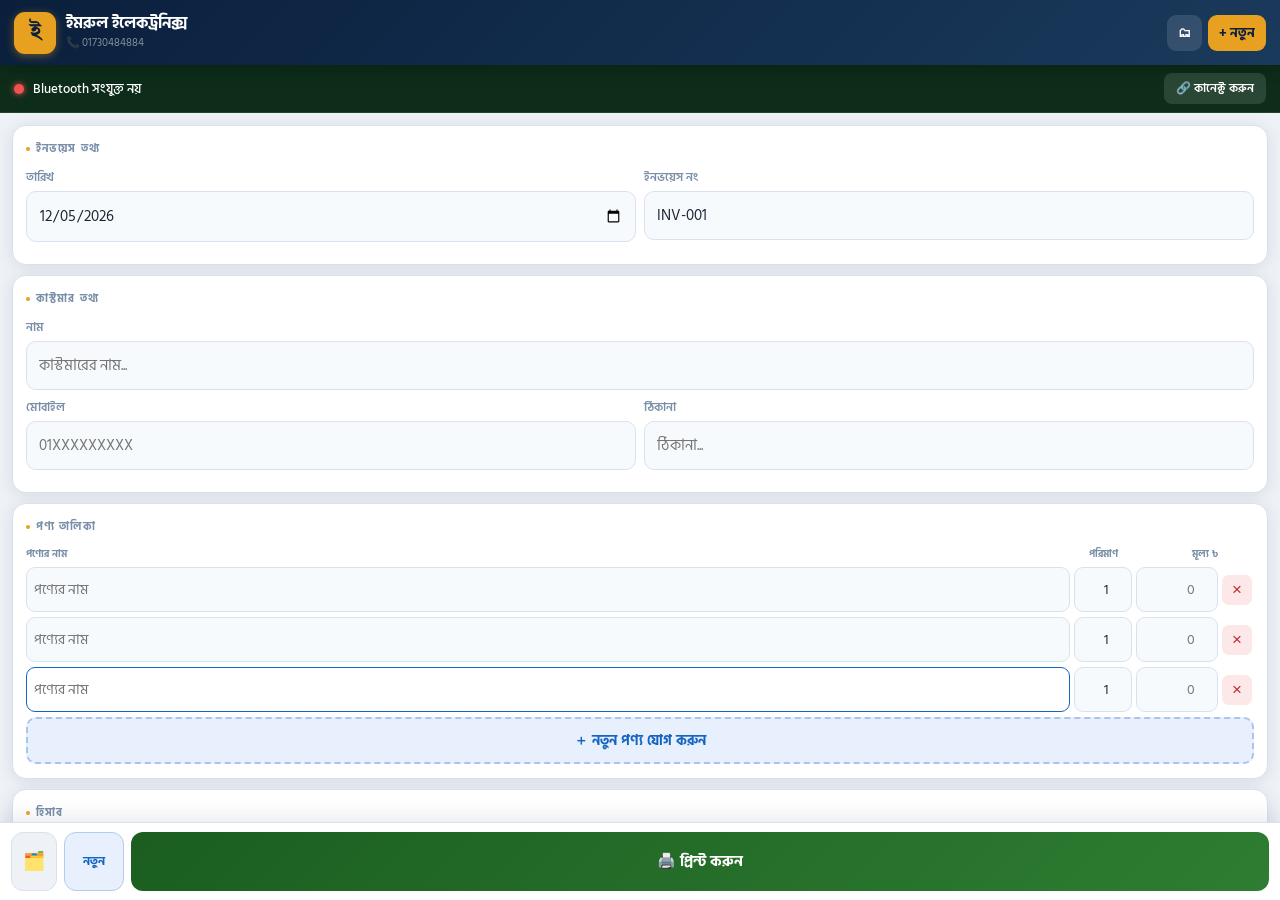
<file: index.html>
<!DOCTYPE html>
<html lang="bn">
<head>
<meta charset="UTF-8">
<meta name="viewport" content="width=device-width,initial-scale=1.0,maximum-scale=1.0,user-scalable=no,viewport-fit=cover">
<meta name="theme-color" content="#0a1f3c">
<meta name="mobile-web-app-capable" content="yes">
<meta name="apple-mobile-web-app-capable" content="yes">
<meta name="apple-mobile-web-app-status-bar-style" content="black-translucent">
<meta name="apple-mobile-web-app-title" content="Emrul">
<link rel="manifest" href="manifest.json">
<link rel="apple-touch-icon" href="icon-192.png">
<title>Emrul Invoice</title>
<link href="./fonts/fonts.css" rel="stylesheet">
<style>
*,*::before,*::after{box-sizing:border-box;margin:0;padding:0;-webkit-tap-highlight-color:transparent;}
:root{
  --nv:#0a1f3c;--nv2:#1a3a5c;--bl:#1565c0;
  --gd:#e8a020;--gd2:#ffd060;
  --bg:#eef2f7;--cd:#fff;--br:#d8e2ef;
  --tx:#1a2535;--mu:#7a8fa8;--rd:#c62828;
  --gn:#1b5e20;--gn2:#2e7d32;
  --r:14px;--sh:0 2px 16px rgba(10,31,60,.10);
  --st:env(safe-area-inset-top,0px);--sb:env(safe-area-inset-bottom,0px);
}
html{height:100%;-webkit-text-size-adjust:100%;}
body{height:100%;overflow:hidden;background:var(--bg);color:var(--tx);font-family:'Hind Siliguri',sans-serif;-webkit-font-smoothing:antialiased;}

/* SCREENS */
.scr{position:fixed;inset:0;display:flex;flex-direction:column;overflow:hidden;}
.scr.off{display:none!important;}

/* HEADER */
.hdr{background:linear-gradient(135deg,#0a1f3c,#1a3a5c);padding:12px 14px 11px;padding-top:calc(12px + var(--st));display:flex;align-items:center;gap:10px;flex-shrink:0;box-shadow:0 3px 16px rgba(0,0,0,.28);z-index:10;}
.hlogo{width:42px;height:42px;border-radius:11px;background:var(--gd);display:flex;align-items:center;justify-content:center;font-size:20px;font-weight:700;color:var(--nv);flex-shrink:0;font-family:'Tiro Bangla',serif;box-shadow:0 2px 8px rgba(232,160,32,.4);}
.hin h1{font-size:16px;font-weight:700;color:#fff;line-height:1.2;}
.hin p{font-size:11px;color:rgba(255,255,255,.5);margin-top:1px;}
.hrg{margin-left:auto;display:flex;gap:6px;}
.hb{background:rgba(255,255,255,.12);border:none;color:#fff;border-radius:9px;padding:7px 11px;font-size:13px;font-weight:600;cursor:pointer;font-family:inherit;white-space:nowrap;}
.hb:active{background:rgba(255,255,255,.22);}
.hb.gd{background:var(--gd);color:var(--nv);font-weight:700;}

/* BT STATUS BAR */
.btbar{background:#0d2d1a;padding:8px 14px;display:flex;align-items:center;gap:9px;flex-shrink:0;border-bottom:1px solid #1a4a2a;}
.btbar.connected{background:#1b3a1b;}
.btdot{width:10px;height:10px;border-radius:50%;background:#ef5350;flex-shrink:0;box-shadow:0 0 6px #ef5350;}
.btbar.connected .btdot{background:#66bb6a;box-shadow:0 0 6px #66bb6a;animation:pulse 2s infinite;}
@keyframes pulse{0%,100%{opacity:1;}50%{opacity:.5;}}
.btname{flex:1;font-size:13px;color:#fff;font-weight:500;}
.btbtn{background:rgba(255,255,255,.12);border:none;color:#fff;border-radius:8px;padding:6px 12px;font-size:12px;font-weight:600;cursor:pointer;font-family:inherit;}
.btbtn:active{background:rgba(255,255,255,.22);}
.btbtn.green{background:#2e7d32;color:#fff;}

/* SCROLL */
.scl{flex:1;overflow-y:auto;-webkit-overflow-scrolling:touch;padding:12px 12px;padding-bottom:calc(80px + var(--sb));}

/* CARD */
.card{background:var(--cd);border-radius:var(--r);box-shadow:var(--sh);border:1px solid var(--br);padding:14px 13px;margin-bottom:10px;}
.sl{font-size:11px;font-weight:700;color:var(--mu);letter-spacing:1.1px;text-transform:uppercase;margin-bottom:10px;display:flex;align-items:center;gap:6px;}
.sl::before{content:'';width:4px;height:4px;border-radius:50%;background:var(--gd);display:block;}

/* FIELDS */
.g2{display:grid;grid-template-columns:1fr 1fr;gap:8px;}
.fd{margin-bottom:8px;}
.fd:last-child{margin-bottom:0;}
.fd label{font-size:12px;font-weight:600;color:var(--mu);display:block;margin-bottom:4px;}
.fd input,.fd textarea{width:100%;padding:11px 12px;border:1.5px solid var(--br);border-radius:10px;font-size:15px;font-family:'Hind Siliguri',sans-serif;color:var(--tx);background:#f7fafd;outline:none;-webkit-appearance:none;transition:border .18s;}
.fd input:focus,.fd textarea:focus{border-color:var(--bl);background:#fff;box-shadow:0 0 0 3px rgba(21,101,192,.08);}
.fd textarea{resize:none;height:56px;}

/* PRODUCT */
.phd{display:grid;grid-template-columns:1fr 58px 82px 32px;gap:4px;margin-bottom:5px;}
.phd span{font-size:10px;font-weight:700;color:var(--mu);text-transform:uppercase;}
.phd span:nth-child(2){text-align:center;}
.phd span:nth-child(3){text-align:right;}
.pr{display:grid;grid-template-columns:1fr 58px 82px 32px;gap:4px;margin-bottom:5px;align-items:center;animation:ri .2s ease;}
@keyframes ri{from{opacity:0;transform:translateY(-4px);}to{opacity:1;transform:none;}}
.pr input{padding:10px 7px;border:1.5px solid var(--br);border-radius:9px;font-size:14px;font-family:'Hind Siliguri',sans-serif;color:var(--tx);background:#f7fafd;outline:none;width:100%;-webkit-appearance:none;}
.pr input:focus{border-color:var(--bl);background:#fff;}
.pr input.r{text-align:right;}
.xb{width:30px;height:30px;border-radius:7px;background:#fce8e8;color:var(--rd);border:none;font-size:17px;cursor:pointer;display:flex;align-items:center;justify-content:center;flex-shrink:0;}
.xb:active{background:#f9c8c8;}
.ab{width:100%;padding:10px;background:#e8f0fe;border:2px dashed #aac4f0;border-radius:10px;color:var(--bl);font-size:14px;font-weight:700;cursor:pointer;display:flex;align-items:center;justify-content:center;gap:7px;font-family:inherit;margin-top:3px;}
.ab:active{background:#d0e4ff;}

/* TOTALS */
.tr{display:flex;justify-content:space-between;align-items:center;padding:8px 0;border-bottom:1px solid var(--br);font-size:15px;}
.tr:last-child{border:none;}
.tr .lb{color:var(--mu);}
.tr .vl{font-weight:600;}
.tr.gnd{background:linear-gradient(135deg,#0a1f3c,#1a4070);border-radius:11px;padding:12px 14px;margin-top:7px;color:#fff;font-size:17px;font-weight:700;border:none;}
.tr.gnd .lb{color:rgba(255,255,255,.7);font-size:13px;}
.tr.gnd .vl{color:var(--gd2);font-size:18px;}
.dcr{display:flex;align-items:center;gap:8px;padding:7px 0;border-bottom:1px solid var(--br);}
.dcr label{font-size:13px;color:var(--mu);white-space:nowrap;min-width:48px;}
.dcr input{flex:1;padding:9px 10px;border:1.5px solid var(--br);border-radius:9px;font-size:14px;font-family:inherit;text-align:right;background:#f7fafd;outline:none;-webkit-appearance:none;}
.dcr input:focus{border-color:var(--bl);background:#fff;}

/* BOTTOM BAR */
.bot{position:fixed;bottom:0;left:0;right:0;background:var(--cd);padding:9px 11px;padding-bottom:calc(9px + var(--sb));border-top:1px solid var(--br);display:flex;gap:7px;box-shadow:0 -4px 20px rgba(10,31,60,.10);z-index:50;}
.bb{flex:1;padding:14px 5px;border:none;border-radius:12px;font-size:14px;font-weight:700;cursor:pointer;font-family:inherit;display:flex;align-items:center;justify-content:center;gap:5px;-webkit-appearance:none;transition:transform .1s;}
.bb:active{transform:scale(.95);}
.bb-h{background:var(--bg);color:var(--nv);border:1.5px solid var(--br);flex:0 0 46px;padding:14px 0;font-size:18px;}
.bb-nw{background:#e8f0fe;color:var(--bl);border:1.5px solid #b3cde8;flex:0 0 60px;font-size:12px;}
.bb-pr{background:linear-gradient(135deg,#1b5e20,#2e7d32);color:#fff;font-size:15px;}

/* HISTORY */
.hi{background:var(--cd);border-radius:12px;border:1px solid var(--br);padding:12px;margin-bottom:8px;cursor:pointer;display:flex;align-items:center;gap:10px;box-shadow:var(--sh);}
.hi:active{background:#f0f6ff;}
.hic{width:38px;height:38px;border-radius:9px;background:var(--bg);display:flex;align-items:center;justify-content:center;font-size:18px;flex-shrink:0;}
.hin2{flex:1;min-width:0;}
.hin2 .hn{font-size:15px;font-weight:600;white-space:nowrap;overflow:hidden;text-overflow:ellipsis;}
.hin2 .hm{font-size:11px;color:var(--mu);margin-top:2px;}
.ham{font-size:15px;font-weight:700;color:var(--nv);white-space:nowrap;}
.hdl{width:30px;height:30px;border-radius:7px;background:#fce8e8;color:var(--rd);border:none;font-size:14px;cursor:pointer;display:flex;align-items:center;justify-content:center;flex-shrink:0;}
.emp{text-align:center;padding:55px 20px;color:var(--mu);}
.emp .ei{font-size:48px;margin-bottom:11px;opacity:.4;}

/* TOAST */
.toast{position:fixed;bottom:calc(90px + var(--sb));left:50%;transform:translateX(-50%) translateY(14px);background:var(--nv);color:#fff;padding:9px 18px;border-radius:20px;font-size:14px;font-weight:500;z-index:999;opacity:0;transition:all .28s;pointer-events:none;white-space:nowrap;max-width:92vw;text-align:center;}
.toast.on{opacity:1;transform:translateX(-50%) translateY(0);}

/* PRINT MODAL */
.ovl{display:none;position:fixed;inset:0;background:rgba(5,12,28,.7);z-index:200;align-items:center;justify-content:center;padding:20px;backdrop-filter:blur(4px);-webkit-backdrop-filter:blur(4px);}
.ovl.on{display:flex;}
.pmod{background:#fff;border-radius:20px;width:100%;max-width:360px;padding:24px 20px;animation:pop .3s cubic-bezier(.22,.61,.36,1);}
@keyframes pop{from{transform:scale(.85);opacity:0;}to{transform:none;opacity:1;}}
.pmod-ico{font-size:48px;text-align:center;margin-bottom:10px;}
.pmod-title{font-size:18px;font-weight:700;color:var(--nv);text-align:center;margin-bottom:6px;}
.pmod-msg{font-size:14px;color:var(--mu);text-align:center;margin-bottom:18px;line-height:1.6;}
.pmod-msg.err{color:var(--rd);}
.pmod-msg.ok{color:var(--gn2);}
.pmod-btns{display:flex;flex-direction:column;gap:8px;}
.pmod-btn{width:100%;padding:14px;border:none;border-radius:12px;font-size:15px;font-weight:700;cursor:pointer;font-family:inherit;-webkit-appearance:none;}
.pmod-btn:active{opacity:.85;}
.pmod-btn.green{background:linear-gradient(135deg,#1b5e20,#2e7d32);color:#fff;}
.pmod-btn.blue{background:var(--bl);color:#fff;}
.pmod-btn.gray{background:var(--bg);color:var(--tx);border:1.5px solid var(--br);}
.progress{background:#e8f5e9;border-radius:8px;height:8px;margin:12px 0;overflow:hidden;}
.progress-bar{height:100%;background:linear-gradient(90deg,#2e7d32,#66bb6a);border-radius:8px;width:0%;transition:width .3s;}

/* INSTALL */
.ibr{background:linear-gradient(135deg,#0a1f3c,#1a4f80);margin:0 0 10px;border-radius:12px;padding:12px;display:flex;align-items:center;gap:10px;color:#fff;cursor:pointer;}
.ibr.gone{display:none;}
.ib-i{font-size:22px;flex-shrink:0;}
.ib-t p:first-child{font-size:14px;font-weight:700;}
.ib-t p:last-child{font-size:11px;opacity:.6;margin-top:1px;}
.ib-b{margin-left:auto;background:var(--gd);color:var(--nv);padding:6px 12px;border-radius:8px;font-size:12px;font-weight:700;white-space:nowrap;flex-shrink:0;}
</style>
</head>
<body>

<!-- ======= INVOICE SCREEN ======= -->
<div class="scr" id="sInv">

  <!-- Header -->
  <div class="hdr">
    <div class="hlogo">ই</div>
    <div class="hin">
      <h1>ইমরুল ইলেকট্রনিক্স</h1>
      <p>📞 01730484884</p>
    </div>
    <div class="hrg">
      <button class="hb" onclick="goHist()">🗂</button>
      <button class="hb gd" onclick="newInv()">+ নতুন</button>
    </div>
  </div>

  <!-- Bluetooth Status Bar -->
  <div class="btbar" id="btBar">
    <div class="btdot" id="btDot"></div>
    <div class="btname" id="btName">Bluetooth সংযুক্ত নয়</div>
    <button class="btbtn" id="btBtn" onclick="connectBT()">🔗 কানেক্ট করুন</button>
  </div>

  <!-- Scrollable form -->
  <div class="scl">
    <div class="ibr gone" id="ib" onclick="doInstall()">
      <div class="ib-i">📲</div>
      <div class="ib-t"><p>অ্যাপ ইনস্টল করুন</p><p>হোম স্ক্রিনে রাখুন — সবসময় পাবেন</p></div>
      <div class="ib-b">ইনস্টল</div>
    </div>

    <div class="card">
      <div class="sl">ইনভয়েস তথ্য</div>
      <div class="g2">
        <div class="fd"><label>তারিখ</label><input type="date" id="iDate"></div>
        <div class="fd"><label>ইনভয়েস নং</label><input type="text" id="iNo" placeholder="INV-001"></div>
      </div>
    </div>

    <div class="card">
      <div class="sl">কাস্টমার তথ্য</div>
      <div class="fd"><label>নাম</label><input type="text" id="cN" placeholder="কাস্টমারের নাম..." autocomplete="off"></div>
      <div class="g2">
        <div class="fd"><label>মোবাইল</label><input type="tel" id="cP" placeholder="01XXXXXXXXX" inputmode="tel"></div>
        <div class="fd"><label>ঠিকানা</label><input type="text" id="cA" placeholder="ঠিকানা..." autocomplete="off"></div>
      </div>
    </div>

    <div class="card">
      <div class="sl">পণ্য তালিকা</div>
      <div class="phd">
        <span>পণ্যের নাম</span><span>পরিমাণ</span><span>মূল্য ৳</span><span></span>
      </div>
      <div id="rows"></div>
      <button class="ab" onclick="addRow()">＋ নতুন পণ্য যোগ করুন</button>
    </div>

    <div class="card">
      <div class="sl">হিসাব</div>
      <div class="tr"><span class="lb">উপমোট</span><span class="vl" id="sub">৳ ০.০০</span></div>
      <div class="dcr"><label>ছাড় ৳</label><input type="number" id="disc" min="0" placeholder="0" inputmode="decimal" oninput="calc()"></div>
      <div class="tr gnd"><span class="lb">মোট দেয়</span><span class="vl" id="grand">৳ ০.০০</span></div>
    </div>

    <div class="card">
      <div class="sl">নোট</div>
      <div class="fd"><textarea id="note" placeholder="কোনো বিশেষ কথা..."></textarea></div>
    </div>
  </div>

  <!-- Bottom bar -->
  <div class="bot">
    <button class="bb bb-h" onclick="goHist()">🗂️</button>
    <button class="bb bb-nw" onclick="newInv()">নতুন</button>
    <button class="bb bb-pr" onclick="printInvoice()">🖨️ প্রিন্ট করুন</button>
  </div>
</div>

<!-- ======= HISTORY SCREEN ======= -->
<div class="scr off" id="sHist">
  <div class="hdr">
    <button class="hb" onclick="goInv()">← ফিরুন</button>
    <div class="hin" style="margin-left:4px">
      <h1>সব ইনভয়েস</h1>
      <p id="hCnt">লোড হচ্ছে...</p>
    </div>
    <div class="hrg"><button class="hb gd" onclick="clearAll()">সব মুছুন</button></div>
  </div>
  <div class="scl" id="hList"></div>
</div>

<!-- ======= PRINT MODAL ======= -->
<div class="ovl" id="ovl">
  <div class="pmod">
    <div class="pmod-ico" id="modIco">🖨️</div>
    <div class="pmod-title" id="modTitle">প্রিন্ট হচ্ছে...</div>
    <div class="progress" id="progWrap"><div class="progress-bar" id="progBar"></div></div>
    <div class="pmod-msg" id="modMsg">প্রিন্টারে ডেটা পাঠানো হচ্ছে...</div>
    <div class="pmod-btns" id="modBtns"></div>
  </div>
</div>

<div class="toast" id="toast"></div>

<script src="receipt.js"></script>
<script>
'use strict';

// ========== STATE ==========
let RC=0, DB=[], pwa=null;
let btDevice=null, btServer=null, btChar=null;
let isConnected=false;
let printing=false;

// ========== BOOT ==========
document.addEventListener('DOMContentLoaded',()=>{
  DB=JSON.parse(localStorage.getItem('emrul5')||'[]');
  // Restore saved device name
  const savedName=localStorage.getItem('bt_name');
  if(savedName) updateBTUI(false,savedName+' (সংযুক্ত নয়)');
  initForm();
  if(!window.AndroidPrinter && 'serviceWorker' in navigator) navigator.serviceWorker.register('./sw.js').catch(()=>{});
});
window.addEventListener('beforeinstallprompt',e=>{e.preventDefault();pwa=e;document.getElementById('ib').classList.remove('gone');});
window.addEventListener('appinstalled',()=>document.getElementById('ib').classList.add('gone'));
function doInstall(){if(pwa){pwa.prompt();pwa.userChoice.then(()=>{document.getElementById('ib').classList.add('gone');pwa=null;});}}

// ========== FORM ==========
function initForm(k){
  const t=new Date();
  document.getElementById('iDate').value=t.toISOString().split('T')[0];
  document.getElementById('iNo').value='INV-'+String(DB.length+1).padStart(3,'0');
  if(!k){
    ['cN','cP','cA','note','disc'].forEach(x=>document.getElementById(x).value='');
    document.getElementById('rows').innerHTML='';
    RC=0; addRow(); addRow(); addRow();
  }
  calc();
}

function addRow(){
  const id=++RC;
  const d=document.createElement('div');
  d.className='pr'; d.id='r'+id;
  d.innerHTML=`<input type="text" placeholder="পণ্যের নাম" class="pn" oninput="calc()" autocomplete="off" autocorrect="off"><input type="number" class="qty r" value="1" min="0" inputmode="decimal" oninput="calc()"><input type="number" class="prc r" placeholder="0" min="0" inputmode="decimal" oninput="calc()"><button class="xb" onclick="delRow(${id})">×</button>`;
  document.getElementById('rows').appendChild(d);
  setTimeout(()=>d.querySelector('.pn').focus(),80);
  calc();
}
function delRow(id){const e=document.getElementById('r'+id);if(e){e.remove();calc();}}
function calc(){
  let s=0;
  document.querySelectorAll('.pr').forEach(r=>{
    s += parseNum(r.querySelector('.qty').value) * parseNum(r.querySelector('.prc').value);
  });
  const dc=parseNum(document.getElementById('disc').value);
  document.getElementById('sub').textContent='৳ '+fm(s);
  document.getElementById('grand').textContent='৳ '+fm(Math.max(0,s-dc));
}
function parseNum(value){
  const txt = String(value||'').trim();
  if(!txt) return 0;
  const bengali = '০১২৩৪৫৬৭৮৯';
  const normalized = txt.replace(/[০-৯]/g, ch => bengali.indexOf(ch))
    .replace(/,/g,'')
    .replace(/[^0-9.\-]/g,'');
  return parseFloat(normalized) || 0;
}
function fm(n){return n.toFixed(2).replace(/\B(?=(\d{3})+(?!\d))/g,',');}
function esc(s){return String(s||'').replace(/&/g,'&amp;').replace(/</g,'&lt;').replace(/>/g,'&gt;').replace(/"/g,'&quot;').replace(/'/g,'&#39;');}

// ========== COLLECT DATA ==========
function collect(){
  const items=[];
  document.querySelectorAll('.pr').forEach(r=>{
    const nm=r.querySelector('.pn').value.trim();
    const qty=parseNum(r.querySelector('.qty').value);
    const prc=parseNum(r.querySelector('.prc').value);
    if(nm||prc) items.push({nm:nm||'-',qty,prc,tot:qty*prc});
  });
  const sub=items.reduce((a,i)=>a+i.tot,0);
  const disc=parseFloat(document.getElementById('disc').value)||0;
  return{
    id:document.getElementById('iNo').value||'INV',
    date:document.getElementById('iDate').value,
    cn:document.getElementById('cN').value.trim()||'নাম নেই',
    cp:document.getElementById('cP').value.trim(),
    ca:document.getElementById('cA').value.trim(),
    note:document.getElementById('note').value.trim(),
    items, sub, disc, grand:Math.max(0,sub-disc), ts:Date.now()
  };
}

// ========== BUILD 58mm RECEIPT ==========
function build58(d){
  const receipt=ReceiptPrinter.build(d);
  window._lastPreviewCanvas=receipt.preview;
  window._receiptHeight=receipt.height;
  return receipt.frames;
}

// Native Android Classic Bluetooth bridge; invoice data stays on the phone.
const nativeCalls=new Map();let nativeSequence=0;
window.nativePrinterResult=(id,error,value)=>{
  const call=nativeCalls.get(id);if(!call)return;
  nativeCalls.delete(id);clearTimeout(call.timer);
  error?call.reject(new Error(error)):call.resolve(value);
};
function nativeCall(method,value){
  return new Promise((resolve,reject)=>{
    const id=String(++nativeSequence);
    const timer=setTimeout(()=>{nativeCalls.delete(id);reject(new Error('Bluetooth সাড়া দেয়নি। সংযোগ পরীক্ষা করুন।'));},60000);
    nativeCalls.set(id,{resolve,reject,timer});
    try{window.AndroidPrinter[method](id,...(value===undefined?[]:[value]));}
    catch(error){clearTimeout(timer);nativeCalls.delete(id);reject(error);}
  });
}

// ========== BLUETOOTH CONNECT ==========
async function connectBT(){
  if(printing)return;
  if(window.AndroidPrinter){
    if(isConnected){await nativeCall('disconnect');isConnected=false;btChar=null;updateBTUI(false,'সংযুক্ত নয়');return;}
    const button=document.getElementById('btBtn');button.disabled=true;
    try{
      const name=await nativeCall('connect');
      btChar={transport:'classic',properties:{write:true},writeValueWithResponse:bytes=>nativeCall('write',btoa(String.fromCharCode(...bytes)))};
      isConnected=true;updateBTUI(true,name);localStorage.setItem('bt_name',name);
    }catch(error){isConnected=false;btChar=null;updateBTUI(false,'সংযুক্ত নয়');toast(error.message);}
    finally{button.disabled=false;}
    return;
  }

  if(!navigator.bluetooth){
    showModal('❌','Bluetooth কাজ করছে না',
      'এই ব্রাউজারে Web Bluetooth সাপোর্ট নেই।\n\nAndroid এ Chrome ব্রাউজার ব্যবহার করুন।',
      [{txt:'ঠিক আছে',cls:'gray',fn:closeModal}]
    );
    return;
  }
  // If already connected, disconnect
  if(isConnected){
    disconnectBT();
    return;
  }

  updateBTUI(false,'সংযুক্ত হচ্ছে...');
  document.getElementById('btBtn').textContent='⏳ অপেক্ষা করুন...';
  document.getElementById('btBtn').disabled=true;

  try{
    // Common thermal printer GATT service UUIDs
    const SERVICES=[
      '000018f0-0000-1000-8000-00805f9b34fb',
      'e7810a71-73ae-499d-8c15-faa9aef0c3f2',
      '49535343-fe7d-4ae5-8fa9-9fafd205e455',
      '0000ff00-0000-1000-8000-00805f9b34fb',
      '0000fff0-0000-1000-8000-00805f9b34fb',
      '00001101-0000-1000-8000-00805f9b34fb',
    ];

    const device=await navigator.bluetooth.requestDevice({
      acceptAllDevices:true,
      optionalServices:SERVICES
    });

    btDevice=device;
    btDevice.addEventListener('gattserverdisconnected',onBTDisconnect);

    updateBTUI(false,'সংযুক্ত হচ্ছে: '+device.name+'...');

    const server=await device.gatt.connect();
    btServer=server;

    // Find writable characteristic
    btChar=await findWriteChar(server);

    if(!btChar) throw new Error('প্রিন্টারের write port পাওয়া যায়নি।\nHOIN HOP-HL58 এর জন্য Settings > Bluetooth পেয়ার করুন আগে।');

    // Connected!
    isConnected=true;
    localStorage.setItem('bt_name',device.name||'Printer');
    updateBTUI(true,device.name||'Printer');
    toast('✅ '+device.name+' সংযুক্ত!');

  }catch(err){
    btChar=null; btDevice=null; btServer=null; isConnected=false;
    updateBTUI(false,'সংযুক্ত নয়');
    document.getElementById('btBtn').disabled=false;
    if(!err.message.includes('cancelled')&&!err.message.includes('User cancelled')){
      toast('❌ '+err.message.substring(0,60));
    }
  }
  document.getElementById('btBtn').disabled=false;
}

async function findWriteChar(server){
  let found=null;
  try{
    const services=await server.getPrimaryServices();
    for(const svc of services){
      try{
        const chars=await svc.getCharacteristics();
        for(const ch of chars){
          if(ch.properties.write||ch.properties.writeWithoutResponse){
            found=ch; break;
          }
        }
        if(found) break;
      }catch(e){}
    }
  }catch(e){}
  return found;
}

function onBTDisconnect(){
  isConnected=false; btChar=null; btServer=null;
  updateBTUI(false,(btDevice&&btDevice.name)||'সংযুক্ত নয়');
  toast('⚠️ Bluetooth সংযোগ বিচ্ছিন্ন হয়েছে');
}

function disconnectBT(){
  if(btDevice&&btDevice.gatt.connected) btDevice.gatt.disconnect();
  isConnected=false; btChar=null; btServer=null; btDevice=null;
  updateBTUI(false,'সংযুক্ত নয়');
  localStorage.removeItem('bt_name');
  toast('Bluetooth বিচ্ছিন্ন হয়েছে');
}

function updateBTUI(connected, name){
  const bar=document.getElementById('btBar');
  const btn=document.getElementById('btBtn');
  document.getElementById('btName').textContent=connected?'✅ '+name:name||'Bluetooth সংযুক্ত নয়';
  if(connected){
    bar.classList.add('connected');
    btn.textContent='🔌 বিচ্ছিন্ন করুন';
    btn.className='btbtn green';
  } else {
    bar.classList.remove('connected');
    btn.textContent='🔗 কানেক্ট করুন';
    btn.className='btbtn';
  }
}

// ========== PRINT ==========
async function printInvoice(){
  if(printing)return;
  const d=collect();
  saveInv(d);

  if(!isConnected||!btChar){
    showModal('🖨️','প্রিন্টার সংযুক্ত নয়',
      'প্রিন্ট করতে আগে Bluetooth প্রিন্টার কানেক্ট করুন।',
      [
        {txt:'🔗 এখনই কানেক্ট করুন',cls:'green',fn:()=>{closeModal();connectBT();}},
        {txt:'বাতিল',cls:'gray',fn:closeModal}
      ]
    );
    return;
  }

  // initial progress modal
  showModal('🖨️','প্রিন্ট হচ্ছে...','ডেটা প্রিন্টারে পাঠানো হচ্ছে...',[],'progress');

  try{
    if(!window.AndroidPrinter && (!btServer||!btDevice.gatt.connected)){
      setModalMsg('🔗 পুনরায় সংযুক্ত হচ্ছে...');
      btServer=await btDevice.gatt.connect();
      btChar=await findWriteChar(btServer);
      if(!btChar) throw new Error('প্রিন্টার port পাওয়া যায়নি');
      isConnected=true;
      updateBTUI(true,btDevice.name);
    }

    await Promise.all([
      document.fonts.load('22px "Tiro Bangla"','বাংলা English ৳'),
      document.fonts.load('bold 42px "Tiro Bangla"','ইমরুল ইলেকট্রনিক্স')
    ]);
    await document.fonts.ready;
    const data=build58(d);

    // If build58 produced a raster preview canvas, show preview and ask user to confirm
    if(window._lastPreviewCanvas){
      const canvas = window._lastPreviewCanvas;
      canvas.style.maxHeight='45vh'; canvas.style.objectFit='contain';
      document.getElementById('progWrap').style.display='none';
      canvas.style.width='260px'; canvas.style.height='auto'; canvas.style.border='1px solid #ddd'; canvas.style.background='#fff';
      // inject preview into modal
      const msg=document.getElementById('modMsg');
      msg.innerHTML=''; msg.appendChild(canvas);
      if(window._receiptHeight>canvas.height){const hint=document.createElement('p');hint.textContent='প্রিভিউতে প্রথম অংশ দেখানো হচ্ছে। সব পণ্য প্রিন্টে পাঠানো হবে।';msg.appendChild(hint);}
      const bc=document.getElementById('modBtns'); bc.innerHTML='';
      const btnPrint=document.createElement('button'); btnPrint.className='pmod-btn green'; btnPrint.textContent='🖨️ প্রিন্ট চালু করুন';
      btnPrint.onclick=async ()=>{
        if(printing)return;
        printing=true;
        let wakeLock;
        try{
          if(navigator.wakeLock)wakeLock=await navigator.wakeLock.request('screen').catch(()=>null);
          showModal('🖨️','প্রিন্ট হচ্ছে...','ফোনের স্ক্রিন চালু রাখুন। ডেটা পাঠানো হচ্ছে...',[],'progress');
          await sendChunked(btChar,data,setProgress);
          showModal('✅','ডেটা পাঠানো শেষ','সব ডেটা প্রিন্টারে পাঠানো হয়েছে। কাগজে সম্পূর্ণ রসিদ বের হয়েছে কিনা দেখুন।',[{txt:'ঠিক আছে',cls:'green',fn:closeModal}]);
        }catch(err){
          if(window.AndroidPrinter){isConnected=false;btChar=null;updateBTUI(false,'সংযুক্ত নয়');}
          showModal('❌','প্রিন্ট থেমে গেছে','সমস্যা: '+err.message+'। আংশিক প্রিন্ট হয়ে থাকতে পারে। সংযোগ ও কাগজ পরীক্ষা করে আবার প্রিন্ট করুন।',[{txt:'ঠিক আছে',cls:'gray',fn:closeModal}]);
        }finally{
          printing=false;window._lastPreviewCanvas=null;
          if(wakeLock)await wakeLock.release().catch(()=>{});
        }
      };
      const btnCancel=document.createElement('button'); btnCancel.className='pmod-btn gray'; btnCancel.textContent='বাতিল'; btnCancel.onclick=()=>{ window._lastPreviewCanvas=null; closeModal(); };
      bc.appendChild(btnPrint); bc.appendChild(btnCancel);
      return;
    }

    await sendChunked(btChar, data, (pct)=>setProgress(pct));

    showModal('✅','প্রিন্ট সফল!','ইনভয়েস সফলভাবে প্রিন্ট হয়েছে।',[{txt:'👍 ঠিক আছে',cls:'green',fn:closeModal}]);
    toast('✅ প্রিন্ট সফল!');

  }catch(err){
    isConnected=false;
    updateBTUI(false,(btDevice&&btDevice.name)||'সংযুক্ত নয়');
    showModal('❌','প্রিন্ট ব্যর্থ হয়েছে',
      'সমস্যা: '+err.message+'\n\nপ্রিন্টার চালু আছে কিনা দেখুন এবং আবার চেষ্টা করুন।',
      [
        {txt:'🔄 আবার চেষ্টা করুন',cls:'green',fn:()=>{closeModal();setTimeout(printInvoice,300);}},
        {txt:'বাতিল',cls:'gray',fn:closeModal}
      ]
    );
  }
}

async function sendChunked(char,data,onProgress){
  return ReceiptPrinter.send(char,data,onProgress);
}

function delay(ms){return new Promise(r=>setTimeout(r,ms));}

// ========== MODAL ==========
function showModal(ico,title,msg,btns=[],extra=''){
  document.getElementById('modIco').textContent=ico;
  document.getElementById('modTitle').textContent=title;
  document.getElementById('modMsg').textContent=msg;
  document.getElementById('modMsg').className='pmod-msg';
  const pb=document.getElementById('progWrap');
  pb.style.display=extra==='progress'?'block':'none';
  if(extra==='progress'){document.getElementById('progBar').style.width='0%';}
  const bc=document.getElementById('modBtns');
  bc.innerHTML='';
  btns.forEach(b=>{
    const btn=document.createElement('button');
    btn.className='pmod-btn '+b.cls;
    btn.textContent=b.txt;
    btn.onclick=b.fn;
    bc.appendChild(btn);
  });
  document.getElementById('ovl').classList.add('on');
}
function setModalMsg(msg){document.getElementById('modMsg').textContent=msg;}
function setProgress(pct){
  document.getElementById('progBar').style.width=Math.min(pct,100)+'%';
  setModalMsg(pct<100?'পাঠানো হচ্ছে... '+pct+'%':'প্রায় শেষ...');
}
function closeModal(){document.getElementById('ovl').classList.remove('on');}

// ========== SAVE / HISTORY ==========
function saveInv(d){
  const i=DB.findIndex(x=>x.id===d.id);
  if(i>=0) DB[i]=d; else DB.unshift(d);
  localStorage.setItem('emrul5',JSON.stringify(DB));
}
function newInv(){
  const d=collect();
  if(d.items.length) saveInv(d);
  initForm(false);
  toast('নতুন ইনভয়েস শুরু');
}
function goHist(){document.getElementById('sInv').classList.add('off');document.getElementById('sHist').classList.remove('off');renderHist();}
function goInv(){document.getElementById('sHist').classList.add('off');document.getElementById('sInv').classList.remove('off');}
function renderHist(){
  DB=JSON.parse(localStorage.getItem('emrul5')||'[]');
  document.getElementById('hCnt').textContent=DB.length+' টি ইনভয়েস';
  const el=document.getElementById('hList');
  if(!DB.length){el.innerHTML='<div class="emp"><div class="ei">🗂️</div><p>কোনো ইনভয়েস নেই</p></div>';return;}
  el.innerHTML=DB.map((d,i)=>`<div class="hi" onclick="loadInv(${i})"><div class="hic">🧾</div><div class="hin2"><div class="hn">${esc(d.cn)}</div><div class="hm">${esc(d.id)} · ${d.date||''}</div></div><div class="ham">৳${fm(d.grand)}</div><button class="hdl" onclick="dh(event,${i})">🗑</button></div>`).join('');
}
function loadInv(i){
  const d=DB[i];
  document.getElementById('iDate').value=d.date||'';
  document.getElementById('iNo').value=d.id||'';
  document.getElementById('cN').value=d.cn||'';
  document.getElementById('cP').value=d.cp||'';
  document.getElementById('cA').value=d.ca||'';
  document.getElementById('note').value=d.note||'';
  document.getElementById('disc').value=d.disc||'';
  document.getElementById('rows').innerHTML=''; RC=0;
  (d.items||[]).forEach(it=>{
    const id=++RC;
    const div=document.createElement('div');
    div.className='pr'; div.id='r'+id;
    div.innerHTML=`<input type="text" class="pn" value="${esc(it.nm)}" oninput="calc()" autocomplete="off"><input type="number" class="qty r" value="${it.qty}" min="0" inputmode="decimal" oninput="calc()"><input type="number" class="prc r" value="${it.prc}" min="0" inputmode="decimal" oninput="calc()"><button class="xb" onclick="delRow(${id})">×</button>`;
    document.getElementById('rows').appendChild(div);
  });
  calc(); goInv(); toast('ইনভয়েস লোড হয়েছে ✓');
}
function dh(e,i){
  e.stopPropagation();
  if(!confirm('এই ইনভয়েস মুছবেন?')) return;
  DB.splice(i,1);
  localStorage.setItem('emrul5',JSON.stringify(DB));
  renderHist();
}
function clearAll(){
  if(!confirm('সব ইনভয়েস মুছবেন?')) return;
  DB=[]; localStorage.setItem('emrul5','[]'); renderHist();
}
function toast(msg){
  const el=document.getElementById('toast');
  el.textContent=msg; el.classList.add('on');
  setTimeout(()=>el.classList.remove('on'),2800);
}
</script>
</body>
</html>
</file>
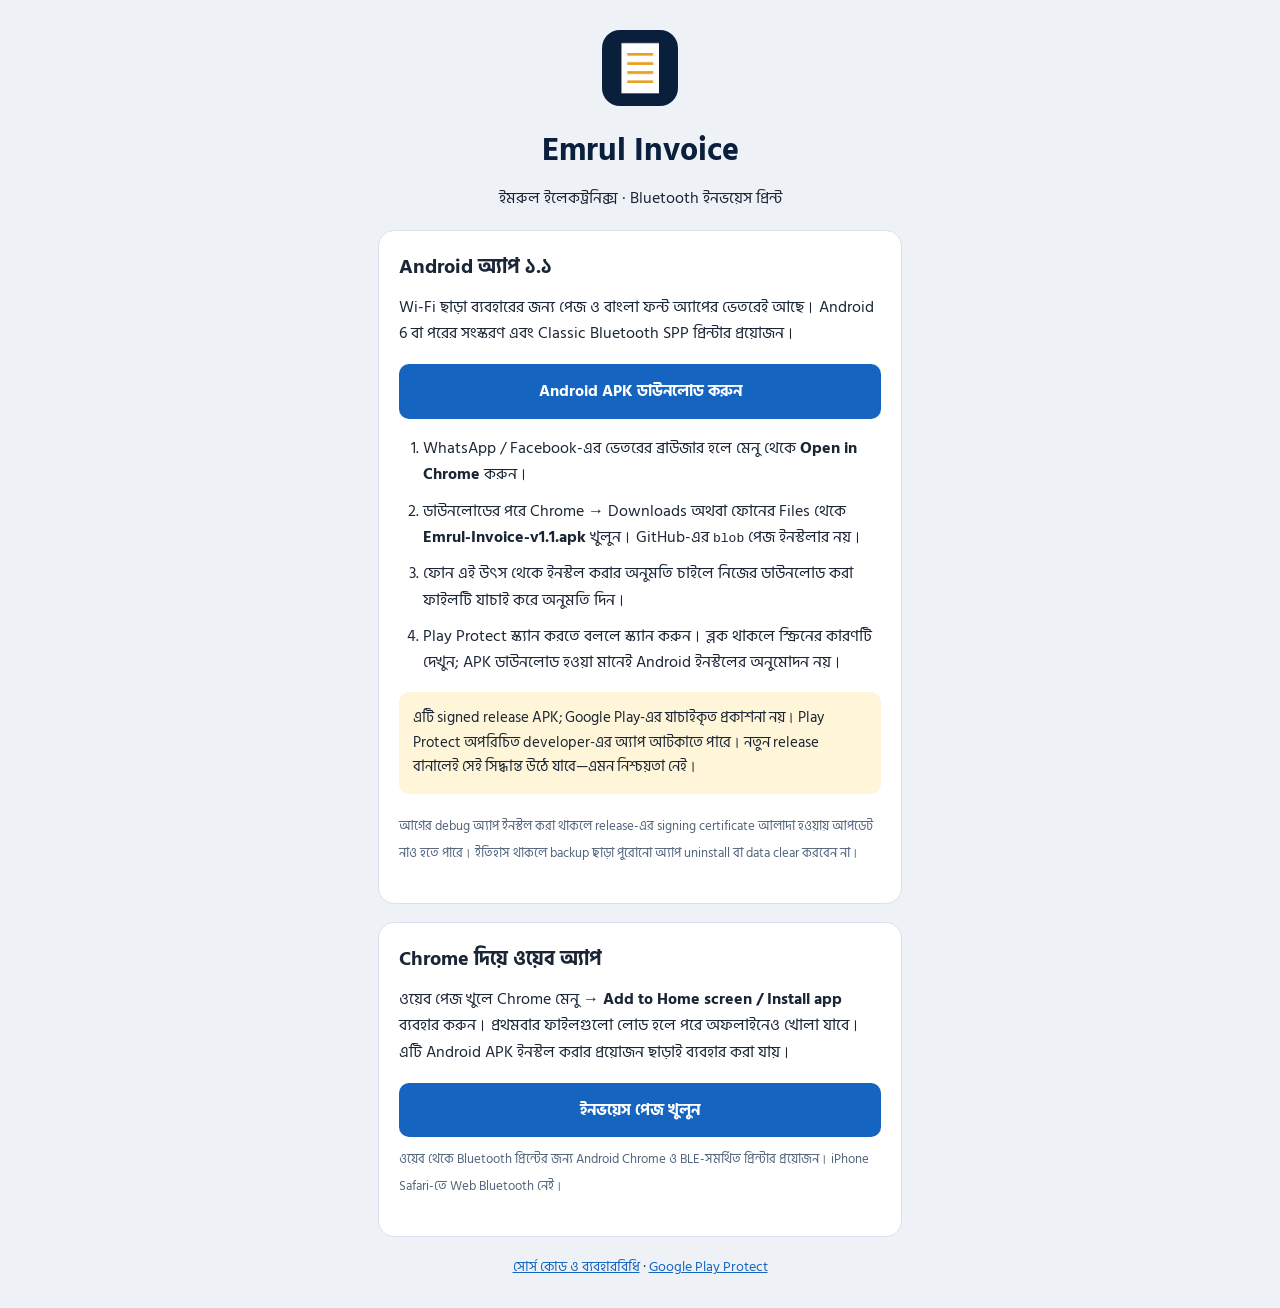
<file: install.html>
<!doctype html>
<html lang="bn">
<head>
<meta charset="utf-8"><meta name="viewport" content="width=device-width, initial-scale=1">
<meta name="theme-color" content="#0a1f3c"><title>Emrul Invoice ইনস্টল</title>
<link rel="stylesheet" href="fonts/fonts.css">
<style>
*{box-sizing:border-box}body{margin:0;background:#eef2f7;color:#1a2535;font-family:'Hind Siliguri',sans-serif;line-height:1.65}main{max-width:560px;margin:auto;padding:30px 18px}header{text-align:center}img{width:76px;border-radius:18px}h1{margin:10px 0 0;color:#0a1f3c}p{margin:8px 0 18px}.card{background:white;border-radius:16px;padding:20px;margin:18px 0;border:1px solid #d8e2ef}h2{font-size:20px;margin:0 0 10px}a.button{display:block;text-align:center;padding:14px;background:#1565c0;color:white;border-radius:10px;text-decoration:none;font-weight:700}a{color:#1565c0}li{margin-bottom:10px}ol{padding-left:24px}.note{background:#fff5d8;padding:14px;border-radius:10px;font-size:15px}small{color:#52647c}footer{font-size:14px;text-align:center}
</style>
</head><body><main>
<header><img src="icon-192.png" alt=""><h1>Emrul Invoice</h1><p>ইমরুল ইলেকট্রনিক্স · Bluetooth ইনভয়েস প্রিন্ট</p></header>
<section class="card"><h2>Android অ্যাপ ১.১</h2><p>Wi-Fi ছাড়া ব্যবহারের জন্য পেজ ও বাংলা ফন্ট অ্যাপের ভেতরেই আছে। Android 6 বা পরের সংস্করণ এবং Classic Bluetooth SPP প্রিন্টার প্রয়োজন।</p>
<a class="button" href="https://github.com/heymonir/emrul/raw/refs/heads/main/downloads/Emrul-Invoice-v1.1.apk" download="Emrul-Invoice-v1.1.apk">Android APK ডাউনলোড করুন</a>
<ol><li>WhatsApp / Facebook-এর ভেতরের ব্রাউজার হলে মেনু থেকে <strong>Open in Chrome</strong> করুন।</li><li>ডাউনলোডের পরে Chrome → Downloads অথবা ফোনের Files থেকে <strong>Emrul-Invoice-v1.1.apk</strong> খুলুন। GitHub-এর <code>blob</code> পেজ ইনস্টলার নয়।</li><li>ফোন এই উৎস থেকে ইনস্টল করার অনুমতি চাইলে নিজের ডাউনলোড করা ফাইলটি যাচাই করে অনুমতি দিন।</li><li>Play Protect স্ক্যান করতে বললে স্ক্যান করুন। ব্লক থাকলে স্ক্রিনের কারণটি দেখুন; APK ডাউনলোড হওয়া মানেই Android ইনস্টলের অনুমোদন নয়।</li></ol>
<p class="note">এটি signed release APK; Google Play-এর যাচাইকৃত প্রকাশনা নয়। Play Protect অপরিচিত developer-এর অ্যাপ আটকাতে পারে। নতুন release বানালেই সেই সিদ্ধান্ত উঠে যাবে—এমন নিশ্চয়তা নেই।</p>
<p><small>আগের debug অ্যাপ ইনস্টল করা থাকলে release-এর signing certificate আলাদা হওয়ায় আপডেট নাও হতে পারে। ইতিহাস থাকলে backup ছাড়া পুরোনো অ্যাপ uninstall বা data clear করবেন না।</small></p>
</section>
<section class="card"><h2>Chrome দিয়ে ওয়েব অ্যাপ</h2><p>ওয়েব পেজ খুলে Chrome মেনু → <strong>Add to Home screen / Install app</strong> ব্যবহার করুন। প্রথমবার ফাইলগুলো লোড হলে পরে অফলাইনেও খোলা যাবে। এটি Android APK ইনস্টল করার প্রয়োজন ছাড়াই ব্যবহার করা যায়।</p><a class="button" href="./">ইনভয়েস পেজ খুলুন</a><p><small>ওয়েব থেকে Bluetooth প্রিন্টের জন্য Android Chrome ও BLE-সমর্থিত প্রিন্টার প্রয়োজন। iPhone Safari-তে Web Bluetooth নেই।</small></p></section>
<footer><a href="https://github.com/heymonir/emrul">সোর্স কোড ও ব্যবহারবিধি</a> · <a href="https://developers.google.com/android/play-protect">Google Play Protect</a></footer>
</main></body></html>
</file>
<file: fonts/fonts.css>
@font-face{font-family:'Hind Siliguri';font-style:normal;font-weight:400;font-display:swap;src:url('./hind-siliguri-bengali-400-normal.woff2') format('woff2');unicode-range:U+0980-09FF,U+200C-200D,U+25CC;}
@font-face{font-family:'Hind Siliguri';font-style:normal;font-weight:400;font-display:swap;src:url('./hind-siliguri-latin-400-normal.woff2') format('woff2');unicode-range:U+0000-00FF,U+2000-206F,U+20A0-20CF;}
@font-face{font-family:'Hind Siliguri';font-style:normal;font-weight:500;font-display:swap;src:url('./hind-siliguri-bengali-500-normal.woff2') format('woff2');unicode-range:U+0980-09FF,U+200C-200D,U+25CC;}
@font-face{font-family:'Hind Siliguri';font-style:normal;font-weight:500;font-display:swap;src:url('./hind-siliguri-latin-500-normal.woff2') format('woff2');unicode-range:U+0000-00FF,U+2000-206F,U+20A0-20CF;}
@font-face{font-family:'Hind Siliguri';font-style:normal;font-weight:600;font-display:swap;src:url('./hind-siliguri-bengali-600-normal.woff2') format('woff2');unicode-range:U+0980-09FF,U+200C-200D,U+25CC;}
@font-face{font-family:'Hind Siliguri';font-style:normal;font-weight:600;font-display:swap;src:url('./hind-siliguri-latin-600-normal.woff2') format('woff2');unicode-range:U+0000-00FF,U+2000-206F,U+20A0-20CF;}
@font-face{font-family:'Hind Siliguri';font-style:normal;font-weight:700;font-display:swap;src:url('./hind-siliguri-bengali-700-normal.woff2') format('woff2');unicode-range:U+0980-09FF,U+200C-200D,U+25CC;}
@font-face{font-family:'Hind Siliguri';font-style:normal;font-weight:700;font-display:swap;src:url('./hind-siliguri-latin-700-normal.woff2') format('woff2');unicode-range:U+0000-00FF,U+2000-206F,U+20A0-20CF;}
@font-face{font-family:'Tiro Bangla';font-style:normal;font-weight:400;font-display:swap;src:url('./tiro-bangla-bengali-400-normal.woff2') format('woff2');unicode-range:U+0980-09FF,U+200C-200D,U+25CC;}
@font-face{font-family:'Tiro Bangla';font-style:normal;font-weight:400;font-display:swap;src:url('./tiro-bangla-latin-400-normal.woff2') format('woff2');unicode-range:U+0000-00FF,U+2000-206F,U+20A0-20CF;}
</file>
